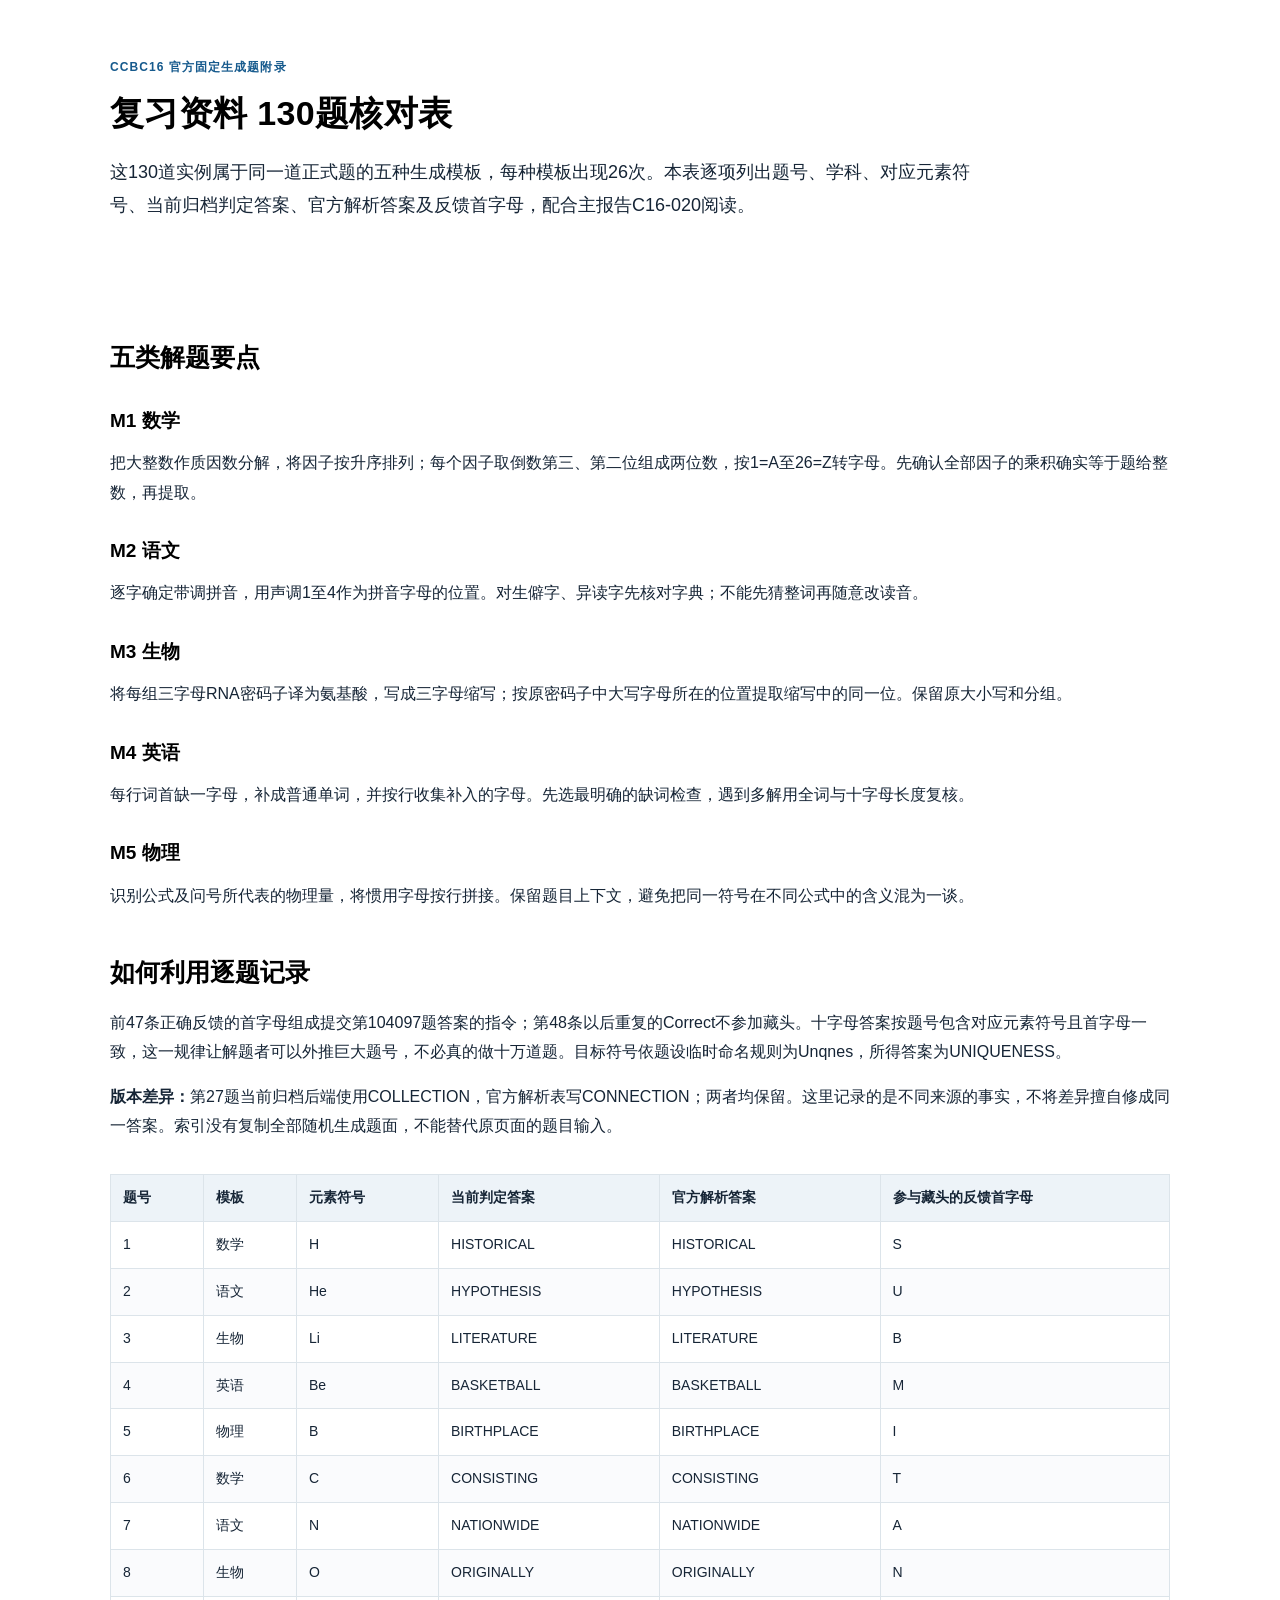
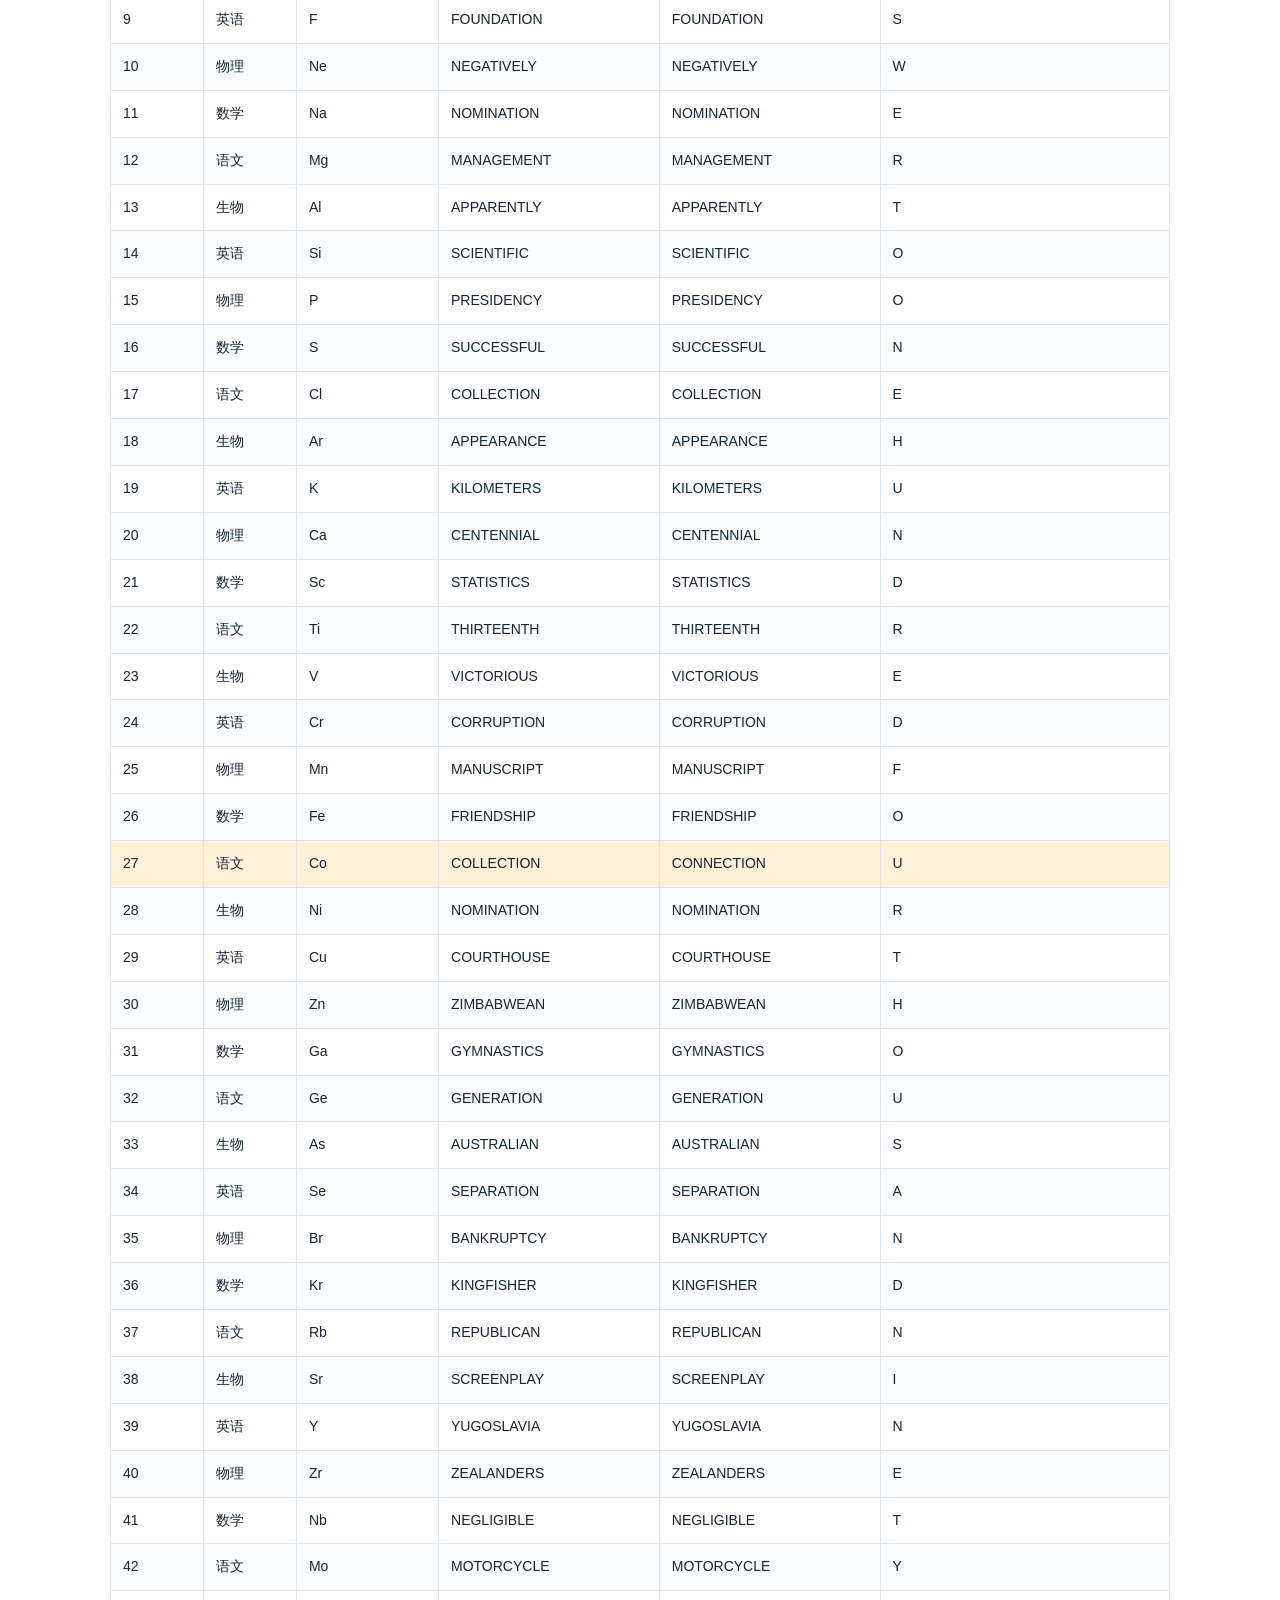
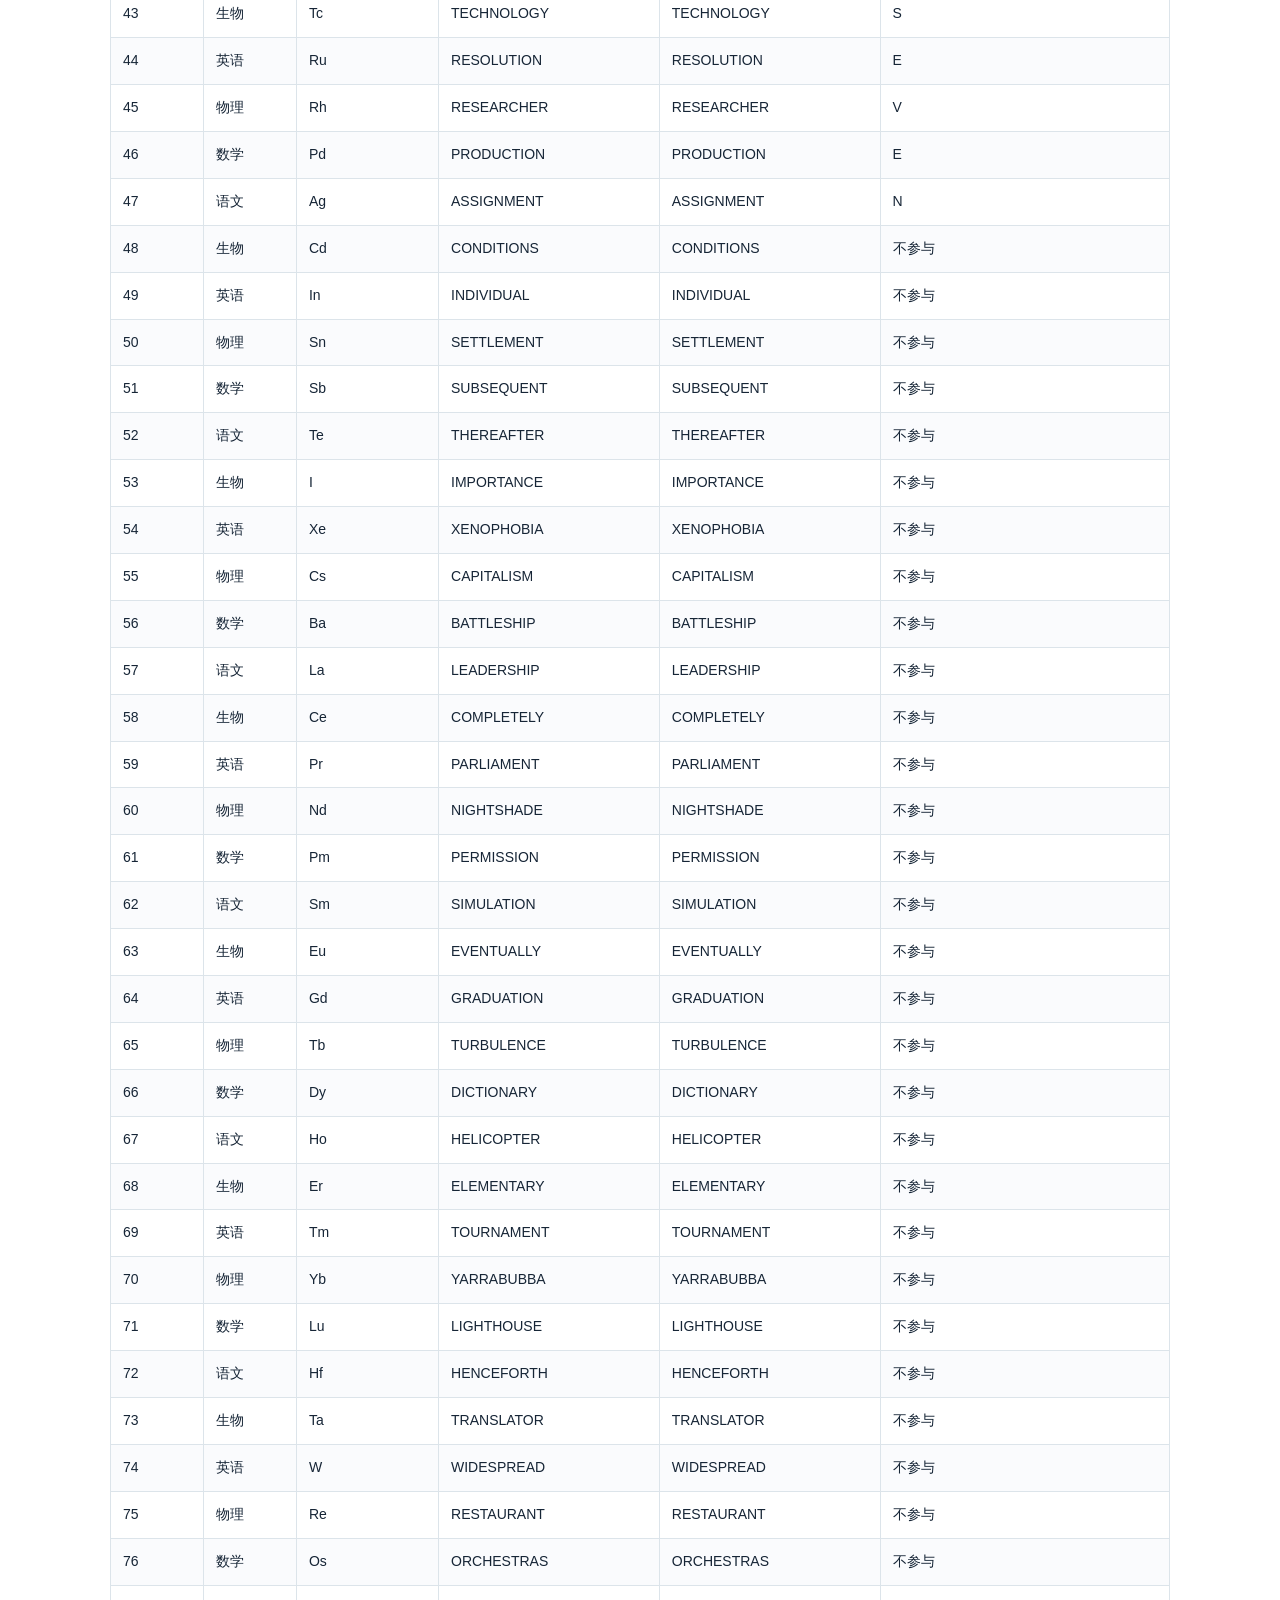
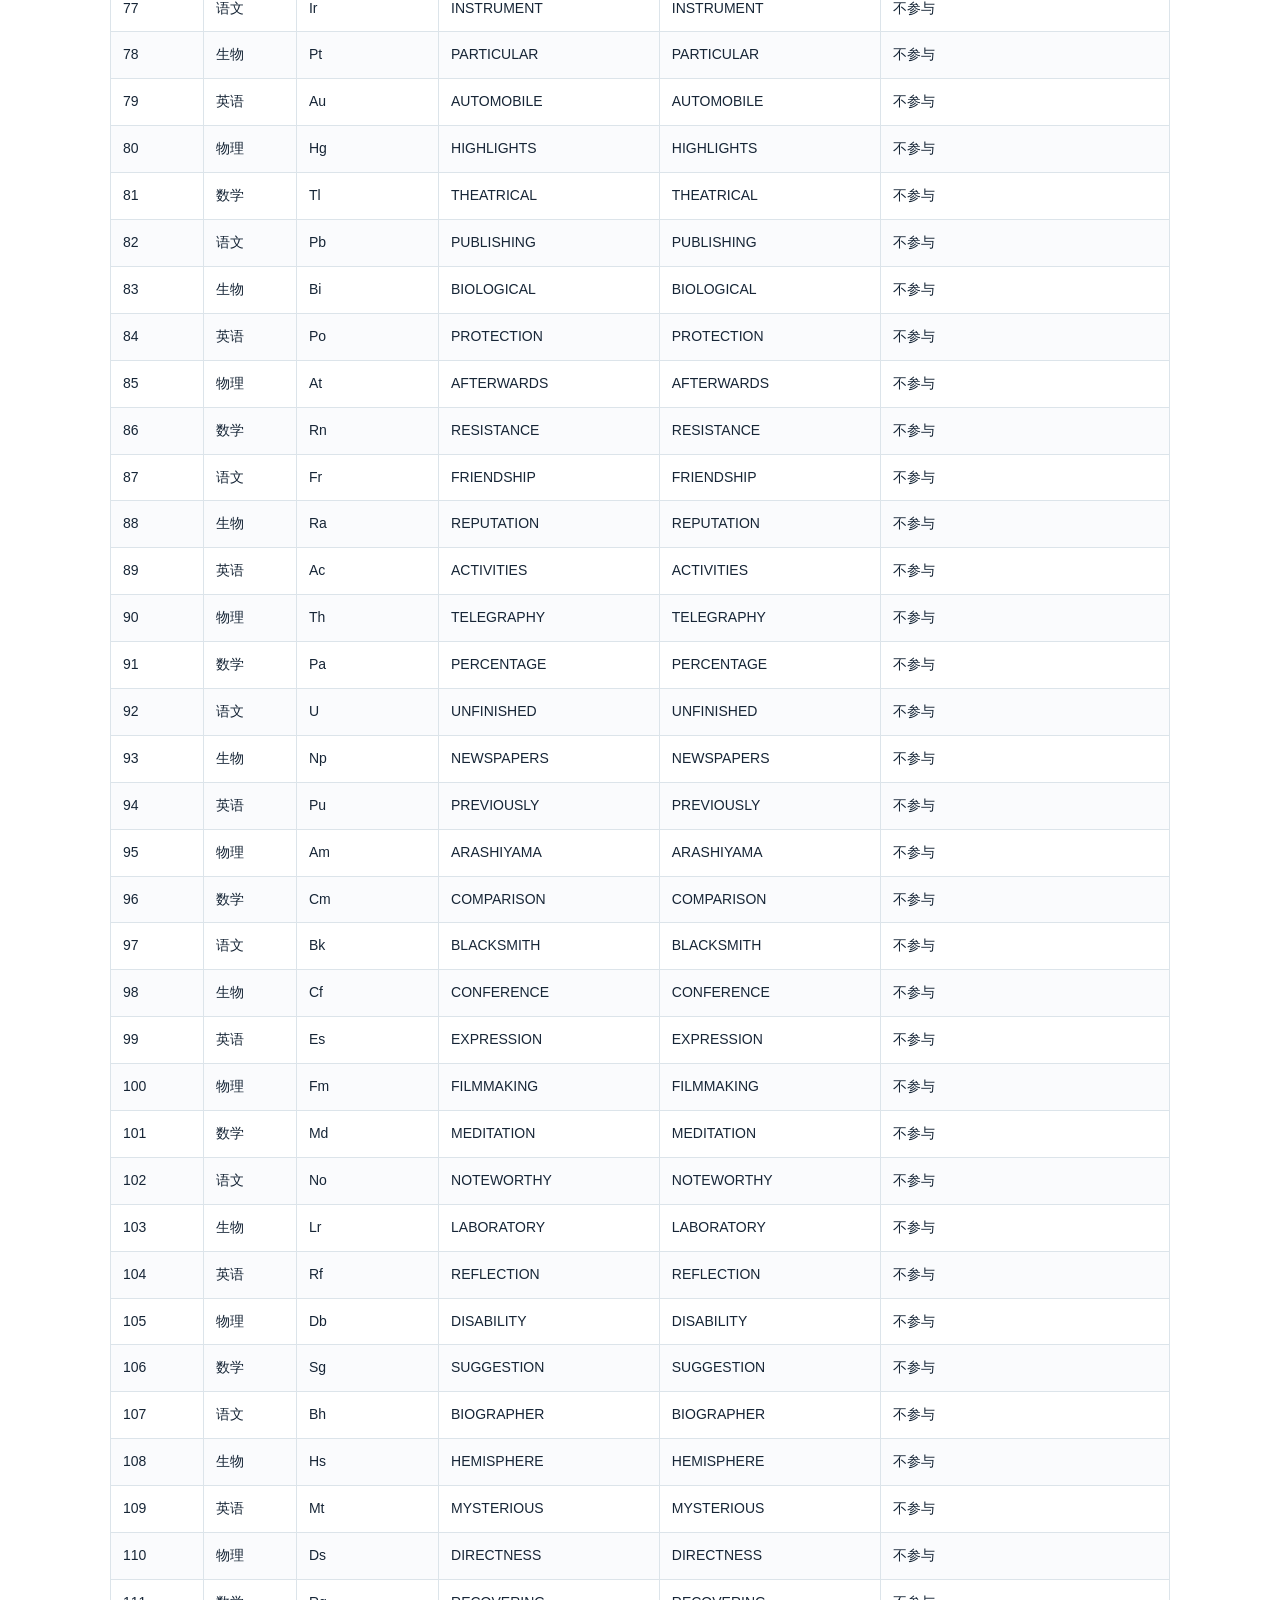
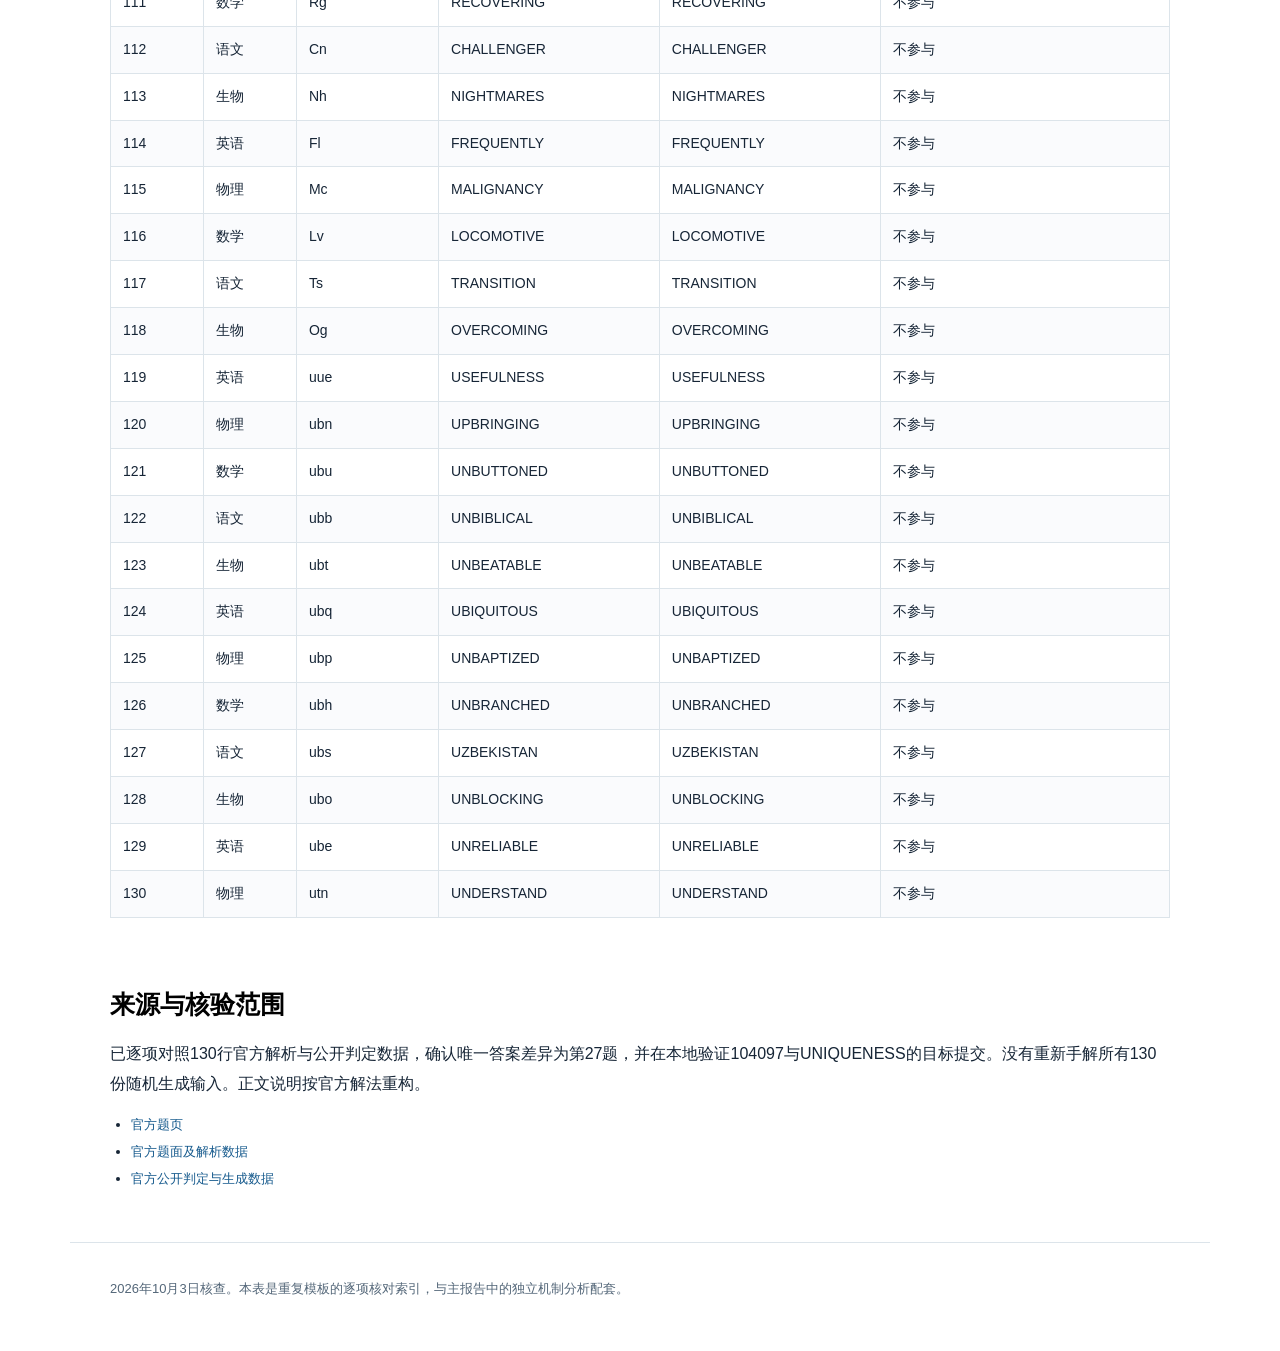
<file: research/CCBC16_复习资料130题核对表.html>
<!doctype html><html lang="zh-CN"><head><meta charset="utf-8"><meta name="viewport" content="width=device-width,initial-scale=1"><title>CCBC16 复习资料130题核对表</title><style>
:root{--ink:#162536;--muted:#546779;--line:#dce4ea;--blue:#165a8d;--paper:#fff;--pale:#f4f7fa;--green:#19624b;--amber:#895313}
*{box-sizing:border-box}html{scroll-behavior:smooth;scroll-padding-top:100px}body{margin:0;color:var(--ink);background:var(--paper);font:16px/1.85 -apple-system,BlinkMacSystemFont,"Segoe UI","PingFang SC","Noto Sans CJK SC","Microsoft YaHei",sans-serif}
a{color:var(--blue);text-decoration:none}a:hover{text-decoration:underline}header,main,footer{max-width:1140px;margin:auto;padding:34px 40px}header{padding-top:56px;padding-bottom:24px}.eyebrow{letter-spacing:.09em;font-size:12px;color:var(--blue);font-weight:700}h1{font-size:34px;line-height:1.4;letter-spacing:.01em;margin:12px 0 18px;color:#000}h2{font-size:25px;color:#000;margin:44px 0 16px;line-height:1.5}h3{font-size:19px;margin:26px 0 10px;color:#000}h4{font-size:16px;margin:20px 0 8px}.lead{font-size:18px;max-width:890px}.meta,.muted{color:var(--muted)}.small{font-size:13px}p{margin:10px 0 15px}ul,ol{margin:10px 0 16px;padding-left:1.65em}li{margin:5px 0}table{border-collapse:collapse;width:100%;margin:18px 0 24px;font-size:14px}td,th{border:1px solid var(--line);padding:10px 12px;vertical-align:top;text-align:left;overflow-wrap:anywhere}th{background:#edf3f8;font-weight:650}tbody tr:nth-child(even){background:#fafbfd}.table-wrap{overflow:auto}.stats{display:flex;flex-wrap:wrap;border-top:1px solid var(--line);border-bottom:1px solid var(--line);padding:18px 0;margin:22px 0;gap:22px 42px}.stat strong{font-size:28px;display:block;line-height:1.4}.stat span{font-size:13px;color:var(--muted)}.controls{position:sticky;top:0;background:rgba(255,255,255,.97);border-top:1px solid var(--line);border-bottom:1px solid var(--line);z-index:10;padding:12px 0;display:flex;align-items:center;gap:9px;flex-wrap:wrap}input,select,button{font:inherit;font-size:14px;border:1px solid #bdcbd6;background:#fff;border-radius:5px;padding:8px 10px;color:var(--ink)}input{min-width:190px;flex:1}button{cursor:pointer}button:hover{background:var(--pale)}.puzzle{padding:5px 0 34px;margin-bottom:18px;border-bottom:1px solid var(--line);scroll-margin-top:105px}.puzzle h2{margin-top:30px;font-size:24px}.puzzle .ident{font-size:13px;color:var(--muted);font-weight:500}.tags{display:flex;gap:7px;flex-wrap:wrap;margin:12px 0}.tag{display:inline-block;font-size:12px;line-height:1.5;padding:3px 8px;border:1px solid var(--line);border-radius:4px}.tag.ok{color:var(--green);border-color:#b8d1c6}.tag.conditional{color:var(--amber);border-color:#dfcaaa}.reason{font-size:14px;color:var(--muted)}.readiness{font-size:13px;margin:10px 0;color:var(--muted)}pre{font:14px/1.9 ui-monospace,SFMono-Regular,Consolas,"Noto Sans Mono CJK SC",monospace;white-space:pre-wrap;overflow-wrap:anywhere;word-break:normal;margin:12px 0 18px;padding:16px 18px;background:#f6f8fa;border:1px solid var(--line);border-radius:4px;tab-size:2}details{margin:18px 0}summary{cursor:pointer;font-weight:650;color:var(--blue);padding:9px 0}details.solution{border-top:1px dashed var(--line);margin-top:24px}.answer{font-size:18px;font-weight:650;overflow-wrap:anywhere}.sources{font-size:13px;overflow-wrap:anywhere}.sources li{margin:3px 0}.back{font-size:12px;float:right}.toc summary{color:var(--ink)}.toc table{font-size:13px}.note{border-left:3px solid #adc1d0;padding:0 0 0 16px;margin:20px 0}.statusline{font-size:13px;color:var(--muted);min-width:135px}.hidden{display:none!important}footer{border-top:1px solid var(--line);font-size:13px;color:var(--muted);padding-bottom:50px}.empty{padding:30px 0;color:var(--muted)}
@media(max-width:700px){header,main,footer{padding-left:20px;padding-right:20px}h1{font-size:27px}h2,.puzzle h2{font-size:22px}.controls{position:static}.stats{gap:15px 25px}.stat strong{font-size:24px}table{font-size:12px}td,th{padding:7px}pre{font-size:12px}.back{float:none;display:block}}
@media print{@page{size:A4;margin:19mm 17mm}body{font-size:10.5pt;line-height:1.65}header,main,footer{max-width:none;padding:0}.controls,.back,.no-print{display:none!important}h1{font-size:23pt}h2,.puzzle h2{font-size:16pt;break-after:avoid}h3,h4,summary{break-after:avoid}.puzzle{break-before:auto}pre{font-size:8.5pt;white-space:pre-wrap}a{color:inherit}details>*{display:block!important}details>summary{font-weight:bold;color:#000}table{font-size:9pt}tr{break-inside:avoid}.hidden{display:none!important}.tags{margin:8px 0}.tag{font-size:8pt}footer{margin-top:25px}.toc details{break-inside:auto}}
</style></head><body><header><div class="eyebrow">CCBC16 官方固定生成题附录</div><h1>复习资料 130题核对表</h1><p class="lead">这130道实例属于同一道正式题的五种生成模板，每种模板出现26次。本表逐项列出题号、学科、对应元素符号、当前归档判定答案、官方解析答案及反馈首字母，配合主报告C16-020阅读。</p></header><main><h2>五类解题要点</h2><h3>M1 数学</h3><p>把大整数作质因数分解，将因子按升序排列；每个因子取倒数第三、第二位组成两位数，按1=A至26=Z转字母。先确认全部因子的乘积确实等于题给整数，再提取。</p><h3>M2 语文</h3><p>逐字确定带调拼音，用声调1至4作为拼音字母的位置。对生僻字、异读字先核对字典；不能先猜整词再随意改读音。</p><h3>M3 生物</h3><p>将每组三字母RNA密码子译为氨基酸，写成三字母缩写；按原密码子中大写字母所在的位置提取缩写中的同一位。保留原大小写和分组。</p><h3>M4 英语</h3><p>每行词首缺一字母，补成普通单词，并按行收集补入的字母。先选最明确的缺词检查，遇到多解用全词与十字母长度复核。</p><h3>M5 物理</h3><p>识别公式及问号所代表的物理量，将惯用字母按行拼接。保留题目上下文，避免把同一符号在不同公式中的含义混为一谈。</p><h2>如何利用逐题记录</h2><p>前47条正确反馈的首字母组成提交第104097题答案的指令；第48条以后重复的Correct不参加藏头。十字母答案按题号包含对应元素符号且首字母一致，这一规律让解题者可以外推巨大题号，不必真的做十万道题。目标符号依题设临时命名规则为Unqnes，所得答案为UNIQUENESS。</p><p><b>版本差异：</b>第27题当前归档后端使用COLLECTION，官方解析表写CONNECTION；两者均保留。这里记录的是不同来源的事实，不将差异擅自修成同一答案。索引没有复制全部随机生成题面，不能替代原页面的题目输入。</p><div class="table-wrap"><table><thead><tr><th>题号</th><th>模板</th><th>元素符号</th><th>当前判定答案</th><th>官方解析答案</th><th>参与藏头的反馈首字母</th></tr></thead><tbody><tr><td>1</td><td>数学</td><td>H</td><td>HISTORICAL</td><td>HISTORICAL</td><td>S</td></tr><tr><td>2</td><td>语文</td><td>He</td><td>HYPOTHESIS</td><td>HYPOTHESIS</td><td>U</td></tr><tr><td>3</td><td>生物</td><td>Li</td><td>LITERATURE</td><td>LITERATURE</td><td>B</td></tr><tr><td>4</td><td>英语</td><td>Be</td><td>BASKETBALL</td><td>BASKETBALL</td><td>M</td></tr><tr><td>5</td><td>物理</td><td>B</td><td>BIRTHPLACE</td><td>BIRTHPLACE</td><td>I</td></tr><tr><td>6</td><td>数学</td><td>C</td><td>CONSISTING</td><td>CONSISTING</td><td>T</td></tr><tr><td>7</td><td>语文</td><td>N</td><td>NATIONWIDE</td><td>NATIONWIDE</td><td>A</td></tr><tr><td>8</td><td>生物</td><td>O</td><td>ORIGINALLY</td><td>ORIGINALLY</td><td>N</td></tr><tr><td>9</td><td>英语</td><td>F</td><td>FOUNDATION</td><td>FOUNDATION</td><td>S</td></tr><tr><td>10</td><td>物理</td><td>Ne</td><td>NEGATIVELY</td><td>NEGATIVELY</td><td>W</td></tr><tr><td>11</td><td>数学</td><td>Na</td><td>NOMINATION</td><td>NOMINATION</td><td>E</td></tr><tr><td>12</td><td>语文</td><td>Mg</td><td>MANAGEMENT</td><td>MANAGEMENT</td><td>R</td></tr><tr><td>13</td><td>生物</td><td>Al</td><td>APPARENTLY</td><td>APPARENTLY</td><td>T</td></tr><tr><td>14</td><td>英语</td><td>Si</td><td>SCIENTIFIC</td><td>SCIENTIFIC</td><td>O</td></tr><tr><td>15</td><td>物理</td><td>P</td><td>PRESIDENCY</td><td>PRESIDENCY</td><td>O</td></tr><tr><td>16</td><td>数学</td><td>S</td><td>SUCCESSFUL</td><td>SUCCESSFUL</td><td>N</td></tr><tr><td>17</td><td>语文</td><td>Cl</td><td>COLLECTION</td><td>COLLECTION</td><td>E</td></tr><tr><td>18</td><td>生物</td><td>Ar</td><td>APPEARANCE</td><td>APPEARANCE</td><td>H</td></tr><tr><td>19</td><td>英语</td><td>K</td><td>KILOMETERS</td><td>KILOMETERS</td><td>U</td></tr><tr><td>20</td><td>物理</td><td>Ca</td><td>CENTENNIAL</td><td>CENTENNIAL</td><td>N</td></tr><tr><td>21</td><td>数学</td><td>Sc</td><td>STATISTICS</td><td>STATISTICS</td><td>D</td></tr><tr><td>22</td><td>语文</td><td>Ti</td><td>THIRTEENTH</td><td>THIRTEENTH</td><td>R</td></tr><tr><td>23</td><td>生物</td><td>V</td><td>VICTORIOUS</td><td>VICTORIOUS</td><td>E</td></tr><tr><td>24</td><td>英语</td><td>Cr</td><td>CORRUPTION</td><td>CORRUPTION</td><td>D</td></tr><tr><td>25</td><td>物理</td><td>Mn</td><td>MANUSCRIPT</td><td>MANUSCRIPT</td><td>F</td></tr><tr><td>26</td><td>数学</td><td>Fe</td><td>FRIENDSHIP</td><td>FRIENDSHIP</td><td>O</td></tr><tr style="background:#fff0d9"><td>27</td><td>语文</td><td>Co</td><td>COLLECTION</td><td>CONNECTION</td><td>U</td></tr><tr><td>28</td><td>生物</td><td>Ni</td><td>NOMINATION</td><td>NOMINATION</td><td>R</td></tr><tr><td>29</td><td>英语</td><td>Cu</td><td>COURTHOUSE</td><td>COURTHOUSE</td><td>T</td></tr><tr><td>30</td><td>物理</td><td>Zn</td><td>ZIMBABWEAN</td><td>ZIMBABWEAN</td><td>H</td></tr><tr><td>31</td><td>数学</td><td>Ga</td><td>GYMNASTICS</td><td>GYMNASTICS</td><td>O</td></tr><tr><td>32</td><td>语文</td><td>Ge</td><td>GENERATION</td><td>GENERATION</td><td>U</td></tr><tr><td>33</td><td>生物</td><td>As</td><td>AUSTRALIAN</td><td>AUSTRALIAN</td><td>S</td></tr><tr><td>34</td><td>英语</td><td>Se</td><td>SEPARATION</td><td>SEPARATION</td><td>A</td></tr><tr><td>35</td><td>物理</td><td>Br</td><td>BANKRUPTCY</td><td>BANKRUPTCY</td><td>N</td></tr><tr><td>36</td><td>数学</td><td>Kr</td><td>KINGFISHER</td><td>KINGFISHER</td><td>D</td></tr><tr><td>37</td><td>语文</td><td>Rb</td><td>REPUBLICAN</td><td>REPUBLICAN</td><td>N</td></tr><tr><td>38</td><td>生物</td><td>Sr</td><td>SCREENPLAY</td><td>SCREENPLAY</td><td>I</td></tr><tr><td>39</td><td>英语</td><td>Y</td><td>YUGOSLAVIA</td><td>YUGOSLAVIA</td><td>N</td></tr><tr><td>40</td><td>物理</td><td>Zr</td><td>ZEALANDERS</td><td>ZEALANDERS</td><td>E</td></tr><tr><td>41</td><td>数学</td><td>Nb</td><td>NEGLIGIBLE</td><td>NEGLIGIBLE</td><td>T</td></tr><tr><td>42</td><td>语文</td><td>Mo</td><td>MOTORCYCLE</td><td>MOTORCYCLE</td><td>Y</td></tr><tr><td>43</td><td>生物</td><td>Tc</td><td>TECHNOLOGY</td><td>TECHNOLOGY</td><td>S</td></tr><tr><td>44</td><td>英语</td><td>Ru</td><td>RESOLUTION</td><td>RESOLUTION</td><td>E</td></tr><tr><td>45</td><td>物理</td><td>Rh</td><td>RESEARCHER</td><td>RESEARCHER</td><td>V</td></tr><tr><td>46</td><td>数学</td><td>Pd</td><td>PRODUCTION</td><td>PRODUCTION</td><td>E</td></tr><tr><td>47</td><td>语文</td><td>Ag</td><td>ASSIGNMENT</td><td>ASSIGNMENT</td><td>N</td></tr><tr><td>48</td><td>生物</td><td>Cd</td><td>CONDITIONS</td><td>CONDITIONS</td><td>不参与</td></tr><tr><td>49</td><td>英语</td><td>In</td><td>INDIVIDUAL</td><td>INDIVIDUAL</td><td>不参与</td></tr><tr><td>50</td><td>物理</td><td>Sn</td><td>SETTLEMENT</td><td>SETTLEMENT</td><td>不参与</td></tr><tr><td>51</td><td>数学</td><td>Sb</td><td>SUBSEQUENT</td><td>SUBSEQUENT</td><td>不参与</td></tr><tr><td>52</td><td>语文</td><td>Te</td><td>THEREAFTER</td><td>THEREAFTER</td><td>不参与</td></tr><tr><td>53</td><td>生物</td><td>I</td><td>IMPORTANCE</td><td>IMPORTANCE</td><td>不参与</td></tr><tr><td>54</td><td>英语</td><td>Xe</td><td>XENOPHOBIA</td><td>XENOPHOBIA</td><td>不参与</td></tr><tr><td>55</td><td>物理</td><td>Cs</td><td>CAPITALISM</td><td>CAPITALISM</td><td>不参与</td></tr><tr><td>56</td><td>数学</td><td>Ba</td><td>BATTLESHIP</td><td>BATTLESHIP</td><td>不参与</td></tr><tr><td>57</td><td>语文</td><td>La</td><td>LEADERSHIP</td><td>LEADERSHIP</td><td>不参与</td></tr><tr><td>58</td><td>生物</td><td>Ce</td><td>COMPLETELY</td><td>COMPLETELY</td><td>不参与</td></tr><tr><td>59</td><td>英语</td><td>Pr</td><td>PARLIAMENT</td><td>PARLIAMENT</td><td>不参与</td></tr><tr><td>60</td><td>物理</td><td>Nd</td><td>NIGHTSHADE</td><td>NIGHTSHADE</td><td>不参与</td></tr><tr><td>61</td><td>数学</td><td>Pm</td><td>PERMISSION</td><td>PERMISSION</td><td>不参与</td></tr><tr><td>62</td><td>语文</td><td>Sm</td><td>SIMULATION</td><td>SIMULATION</td><td>不参与</td></tr><tr><td>63</td><td>生物</td><td>Eu</td><td>EVENTUALLY</td><td>EVENTUALLY</td><td>不参与</td></tr><tr><td>64</td><td>英语</td><td>Gd</td><td>GRADUATION</td><td>GRADUATION</td><td>不参与</td></tr><tr><td>65</td><td>物理</td><td>Tb</td><td>TURBULENCE</td><td>TURBULENCE</td><td>不参与</td></tr><tr><td>66</td><td>数学</td><td>Dy</td><td>DICTIONARY</td><td>DICTIONARY</td><td>不参与</td></tr><tr><td>67</td><td>语文</td><td>Ho</td><td>HELICOPTER</td><td>HELICOPTER</td><td>不参与</td></tr><tr><td>68</td><td>生物</td><td>Er</td><td>ELEMENTARY</td><td>ELEMENTARY</td><td>不参与</td></tr><tr><td>69</td><td>英语</td><td>Tm</td><td>TOURNAMENT</td><td>TOURNAMENT</td><td>不参与</td></tr><tr><td>70</td><td>物理</td><td>Yb</td><td>YARRABUBBA</td><td>YARRABUBBA</td><td>不参与</td></tr><tr><td>71</td><td>数学</td><td>Lu</td><td>LIGHTHOUSE</td><td>LIGHTHOUSE</td><td>不参与</td></tr><tr><td>72</td><td>语文</td><td>Hf</td><td>HENCEFORTH</td><td>HENCEFORTH</td><td>不参与</td></tr><tr><td>73</td><td>生物</td><td>Ta</td><td>TRANSLATOR</td><td>TRANSLATOR</td><td>不参与</td></tr><tr><td>74</td><td>英语</td><td>W</td><td>WIDESPREAD</td><td>WIDESPREAD</td><td>不参与</td></tr><tr><td>75</td><td>物理</td><td>Re</td><td>RESTAURANT</td><td>RESTAURANT</td><td>不参与</td></tr><tr><td>76</td><td>数学</td><td>Os</td><td>ORCHESTRAS</td><td>ORCHESTRAS</td><td>不参与</td></tr><tr><td>77</td><td>语文</td><td>Ir</td><td>INSTRUMENT</td><td>INSTRUMENT</td><td>不参与</td></tr><tr><td>78</td><td>生物</td><td>Pt</td><td>PARTICULAR</td><td>PARTICULAR</td><td>不参与</td></tr><tr><td>79</td><td>英语</td><td>Au</td><td>AUTOMOBILE</td><td>AUTOMOBILE</td><td>不参与</td></tr><tr><td>80</td><td>物理</td><td>Hg</td><td>HIGHLIGHTS</td><td>HIGHLIGHTS</td><td>不参与</td></tr><tr><td>81</td><td>数学</td><td>Tl</td><td>THEATRICAL</td><td>THEATRICAL</td><td>不参与</td></tr><tr><td>82</td><td>语文</td><td>Pb</td><td>PUBLISHING</td><td>PUBLISHING</td><td>不参与</td></tr><tr><td>83</td><td>生物</td><td>Bi</td><td>BIOLOGICAL</td><td>BIOLOGICAL</td><td>不参与</td></tr><tr><td>84</td><td>英语</td><td>Po</td><td>PROTECTION</td><td>PROTECTION</td><td>不参与</td></tr><tr><td>85</td><td>物理</td><td>At</td><td>AFTERWARDS</td><td>AFTERWARDS</td><td>不参与</td></tr><tr><td>86</td><td>数学</td><td>Rn</td><td>RESISTANCE</td><td>RESISTANCE</td><td>不参与</td></tr><tr><td>87</td><td>语文</td><td>Fr</td><td>FRIENDSHIP</td><td>FRIENDSHIP</td><td>不参与</td></tr><tr><td>88</td><td>生物</td><td>Ra</td><td>REPUTATION</td><td>REPUTATION</td><td>不参与</td></tr><tr><td>89</td><td>英语</td><td>Ac</td><td>ACTIVITIES</td><td>ACTIVITIES</td><td>不参与</td></tr><tr><td>90</td><td>物理</td><td>Th</td><td>TELEGRAPHY</td><td>TELEGRAPHY</td><td>不参与</td></tr><tr><td>91</td><td>数学</td><td>Pa</td><td>PERCENTAGE</td><td>PERCENTAGE</td><td>不参与</td></tr><tr><td>92</td><td>语文</td><td>U</td><td>UNFINISHED</td><td>UNFINISHED</td><td>不参与</td></tr><tr><td>93</td><td>生物</td><td>Np</td><td>NEWSPAPERS</td><td>NEWSPAPERS</td><td>不参与</td></tr><tr><td>94</td><td>英语</td><td>Pu</td><td>PREVIOUSLY</td><td>PREVIOUSLY</td><td>不参与</td></tr><tr><td>95</td><td>物理</td><td>Am</td><td>ARASHIYAMA</td><td>ARASHIYAMA</td><td>不参与</td></tr><tr><td>96</td><td>数学</td><td>Cm</td><td>COMPARISON</td><td>COMPARISON</td><td>不参与</td></tr><tr><td>97</td><td>语文</td><td>Bk</td><td>BLACKSMITH</td><td>BLACKSMITH</td><td>不参与</td></tr><tr><td>98</td><td>生物</td><td>Cf</td><td>CONFERENCE</td><td>CONFERENCE</td><td>不参与</td></tr><tr><td>99</td><td>英语</td><td>Es</td><td>EXPRESSION</td><td>EXPRESSION</td><td>不参与</td></tr><tr><td>100</td><td>物理</td><td>Fm</td><td>FILMMAKING</td><td>FILMMAKING</td><td>不参与</td></tr><tr><td>101</td><td>数学</td><td>Md</td><td>MEDITATION</td><td>MEDITATION</td><td>不参与</td></tr><tr><td>102</td><td>语文</td><td>No</td><td>NOTEWORTHY</td><td>NOTEWORTHY</td><td>不参与</td></tr><tr><td>103</td><td>生物</td><td>Lr</td><td>LABORATORY</td><td>LABORATORY</td><td>不参与</td></tr><tr><td>104</td><td>英语</td><td>Rf</td><td>REFLECTION</td><td>REFLECTION</td><td>不参与</td></tr><tr><td>105</td><td>物理</td><td>Db</td><td>DISABILITY</td><td>DISABILITY</td><td>不参与</td></tr><tr><td>106</td><td>数学</td><td>Sg</td><td>SUGGESTION</td><td>SUGGESTION</td><td>不参与</td></tr><tr><td>107</td><td>语文</td><td>Bh</td><td>BIOGRAPHER</td><td>BIOGRAPHER</td><td>不参与</td></tr><tr><td>108</td><td>生物</td><td>Hs</td><td>HEMISPHERE</td><td>HEMISPHERE</td><td>不参与</td></tr><tr><td>109</td><td>英语</td><td>Mt</td><td>MYSTERIOUS</td><td>MYSTERIOUS</td><td>不参与</td></tr><tr><td>110</td><td>物理</td><td>Ds</td><td>DIRECTNESS</td><td>DIRECTNESS</td><td>不参与</td></tr><tr><td>111</td><td>数学</td><td>Rg</td><td>RECOVERING</td><td>RECOVERING</td><td>不参与</td></tr><tr><td>112</td><td>语文</td><td>Cn</td><td>CHALLENGER</td><td>CHALLENGER</td><td>不参与</td></tr><tr><td>113</td><td>生物</td><td>Nh</td><td>NIGHTMARES</td><td>NIGHTMARES</td><td>不参与</td></tr><tr><td>114</td><td>英语</td><td>Fl</td><td>FREQUENTLY</td><td>FREQUENTLY</td><td>不参与</td></tr><tr><td>115</td><td>物理</td><td>Mc</td><td>MALIGNANCY</td><td>MALIGNANCY</td><td>不参与</td></tr><tr><td>116</td><td>数学</td><td>Lv</td><td>LOCOMOTIVE</td><td>LOCOMOTIVE</td><td>不参与</td></tr><tr><td>117</td><td>语文</td><td>Ts</td><td>TRANSITION</td><td>TRANSITION</td><td>不参与</td></tr><tr><td>118</td><td>生物</td><td>Og</td><td>OVERCOMING</td><td>OVERCOMING</td><td>不参与</td></tr><tr><td>119</td><td>英语</td><td>uue</td><td>USEFULNESS</td><td>USEFULNESS</td><td>不参与</td></tr><tr><td>120</td><td>物理</td><td>ubn</td><td>UPBRINGING</td><td>UPBRINGING</td><td>不参与</td></tr><tr><td>121</td><td>数学</td><td>ubu</td><td>UNBUTTONED</td><td>UNBUTTONED</td><td>不参与</td></tr><tr><td>122</td><td>语文</td><td>ubb</td><td>UNBIBLICAL</td><td>UNBIBLICAL</td><td>不参与</td></tr><tr><td>123</td><td>生物</td><td>ubt</td><td>UNBEATABLE</td><td>UNBEATABLE</td><td>不参与</td></tr><tr><td>124</td><td>英语</td><td>ubq</td><td>UBIQUITOUS</td><td>UBIQUITOUS</td><td>不参与</td></tr><tr><td>125</td><td>物理</td><td>ubp</td><td>UNBAPTIZED</td><td>UNBAPTIZED</td><td>不参与</td></tr><tr><td>126</td><td>数学</td><td>ubh</td><td>UNBRANCHED</td><td>UNBRANCHED</td><td>不参与</td></tr><tr><td>127</td><td>语文</td><td>ubs</td><td>UZBEKISTAN</td><td>UZBEKISTAN</td><td>不参与</td></tr><tr><td>128</td><td>生物</td><td>ubo</td><td>UNBLOCKING</td><td>UNBLOCKING</td><td>不参与</td></tr><tr><td>129</td><td>英语</td><td>ube</td><td>UNRELIABLE</td><td>UNRELIABLE</td><td>不参与</td></tr><tr><td>130</td><td>物理</td><td>utn</td><td>UNDERSTAND</td><td>UNDERSTAND</td><td>不参与</td></tr></tbody></table></div><h2>来源与核验范围</h2><p>已逐项对照130行官方解析与公开判定数据，确认唯一答案差异为第27题，并在本地验证104097与UNIQUENESS的目标提交。没有重新手解所有130份随机生成输入。正文说明按官方解法重构。</p><ul class="sources"><li><a href="https://ccbc16.cipherpuzzles.com/puzzle/2/20">官方题页</a></li><li><a href="https://ccbc16.cipherpuzzles.com/data/puzzles/20.json">官方题面及解析数据</a></li><li><a href="https://ccbc16.cipherpuzzles.com/data/puzzle_script/c16-review.js">官方公开判定与生成数据</a></li></ul></main><footer>2026年10月3日核查。本表是重复模板的逐项核对索引，与主报告中的独立机制分析配套。</footer></body></html>
</file>
